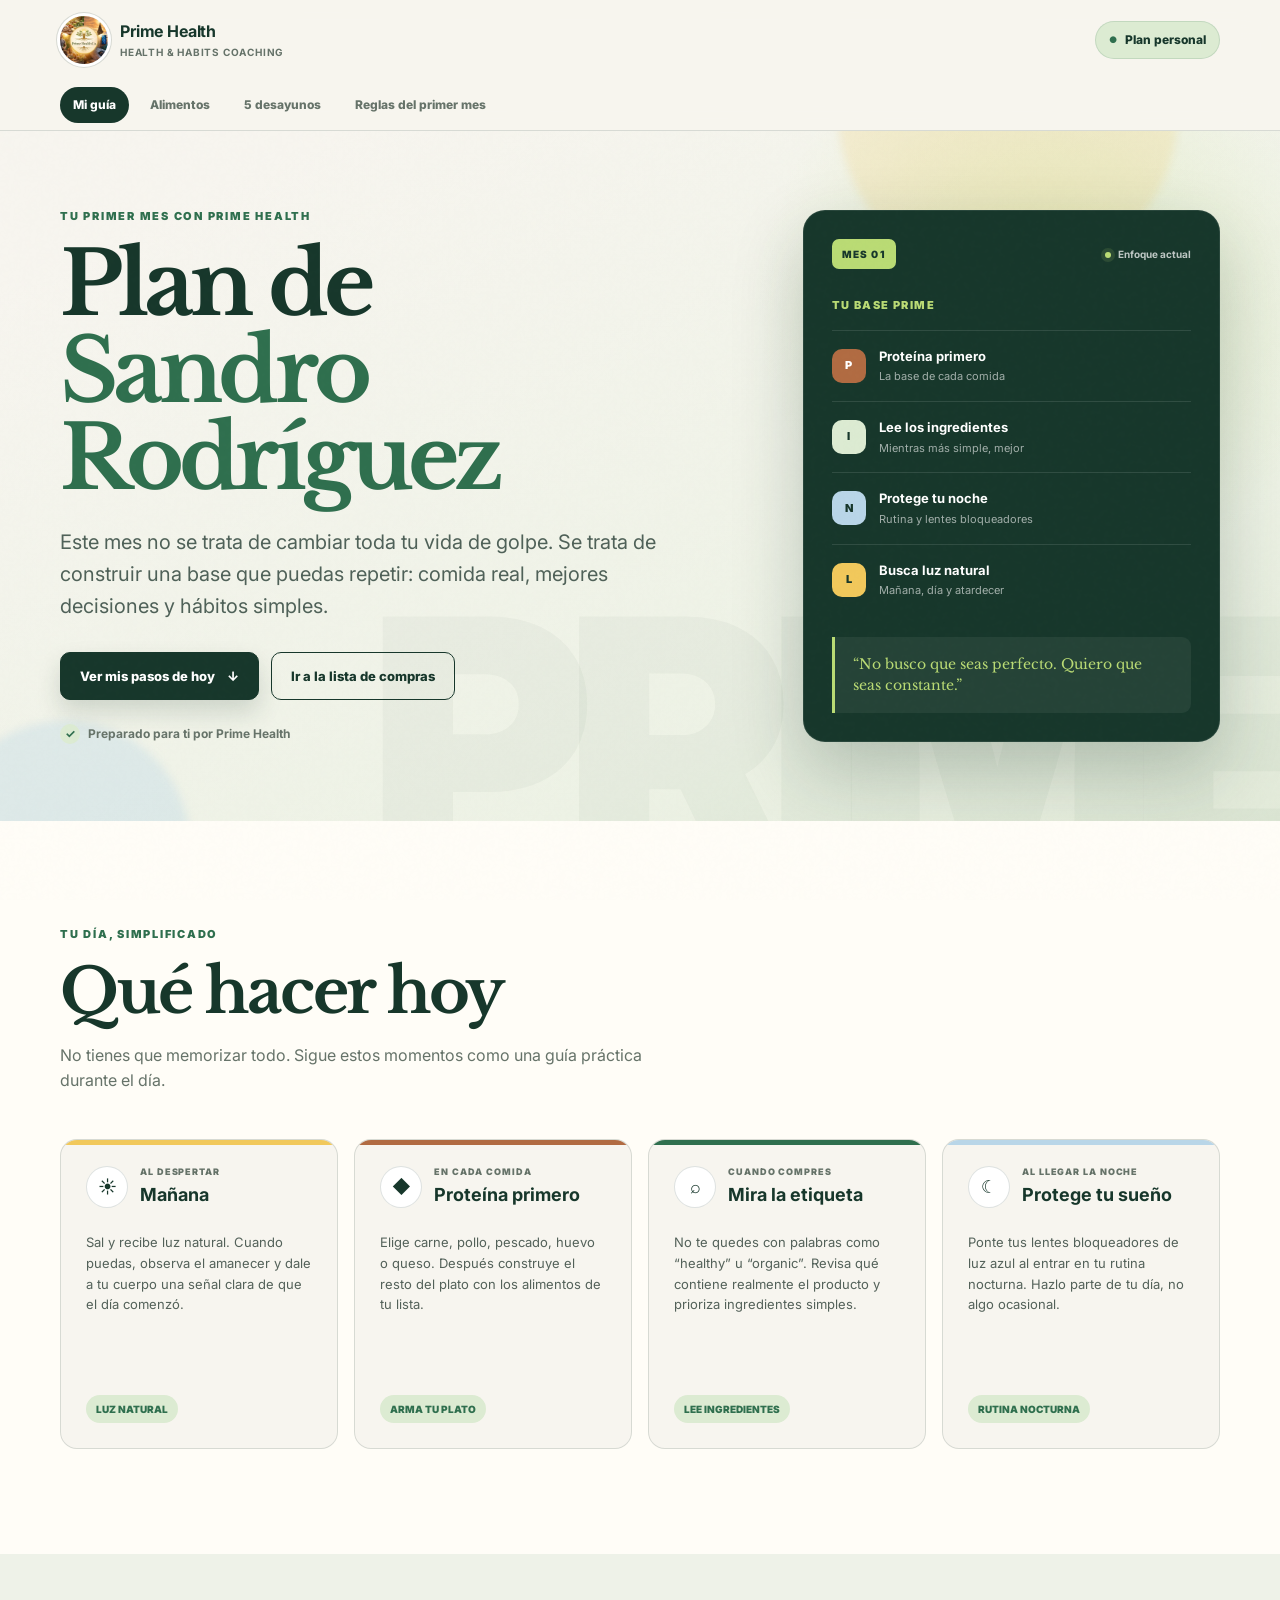
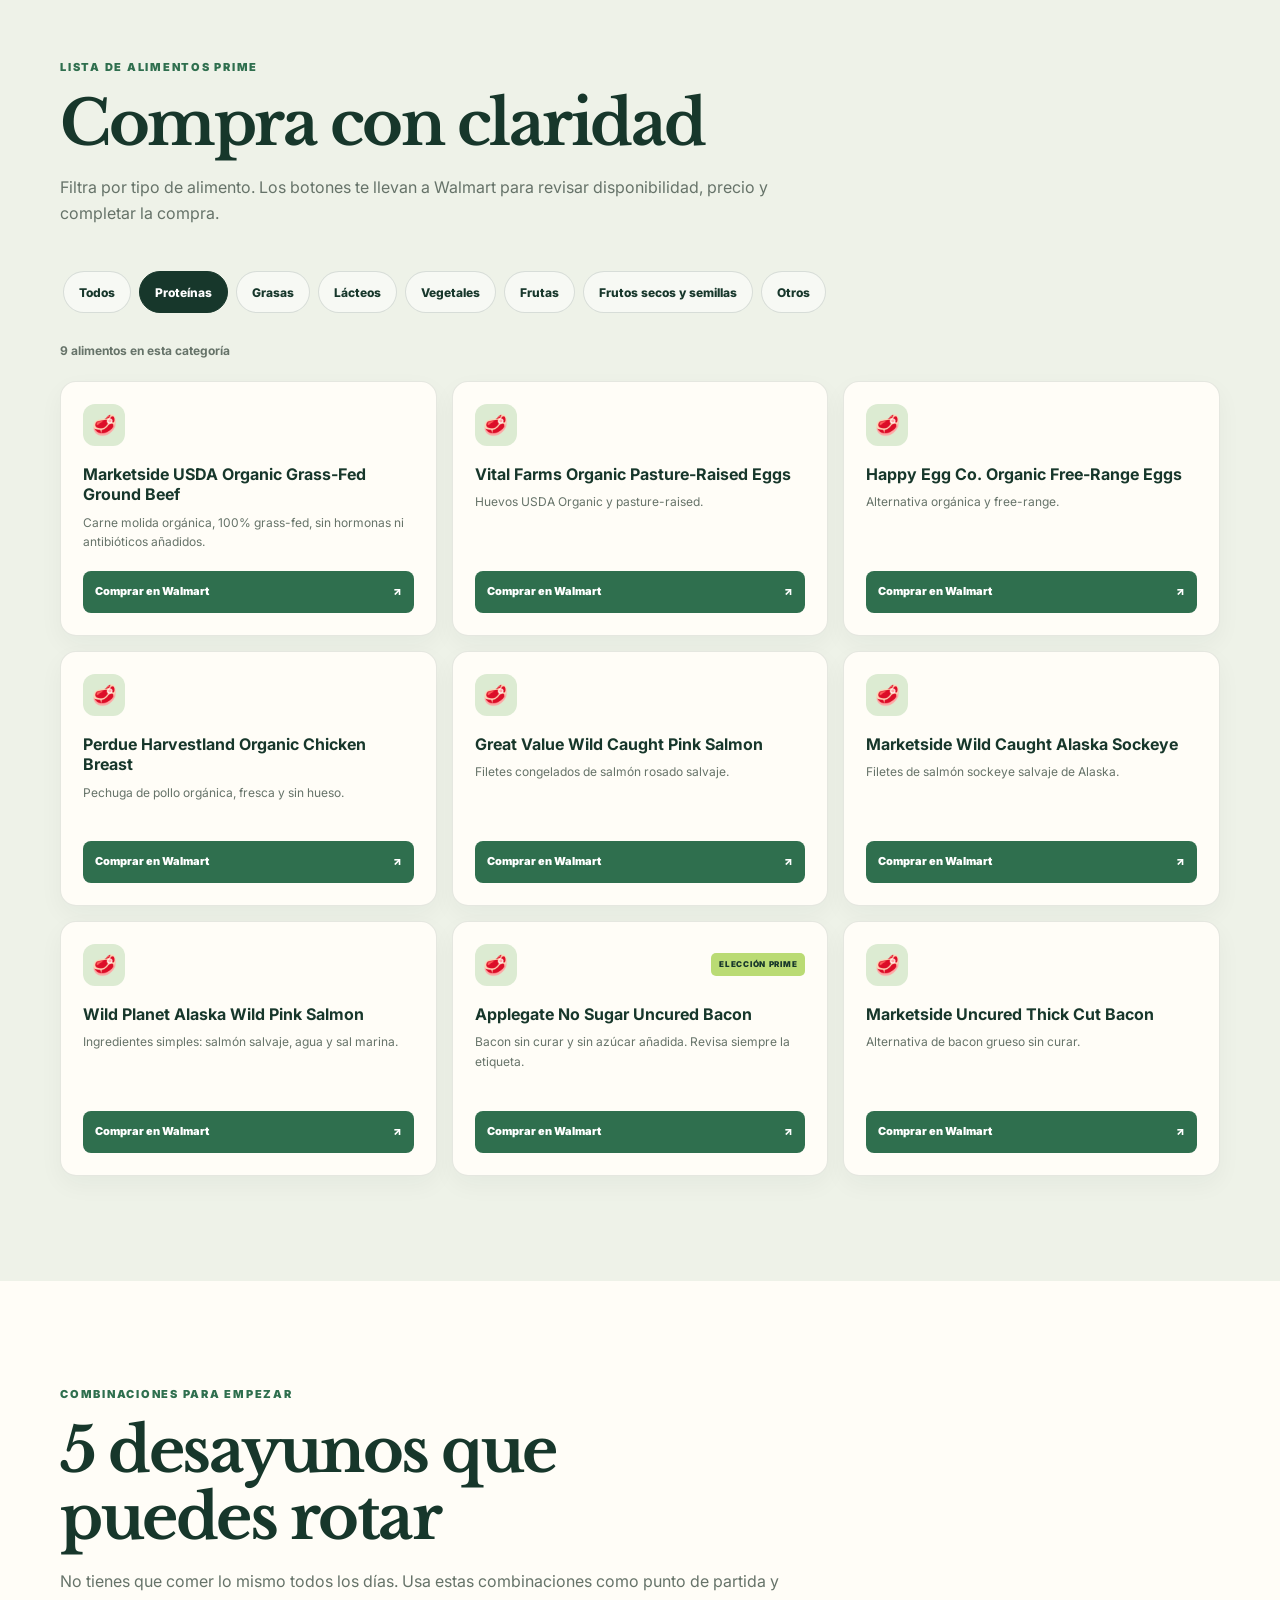
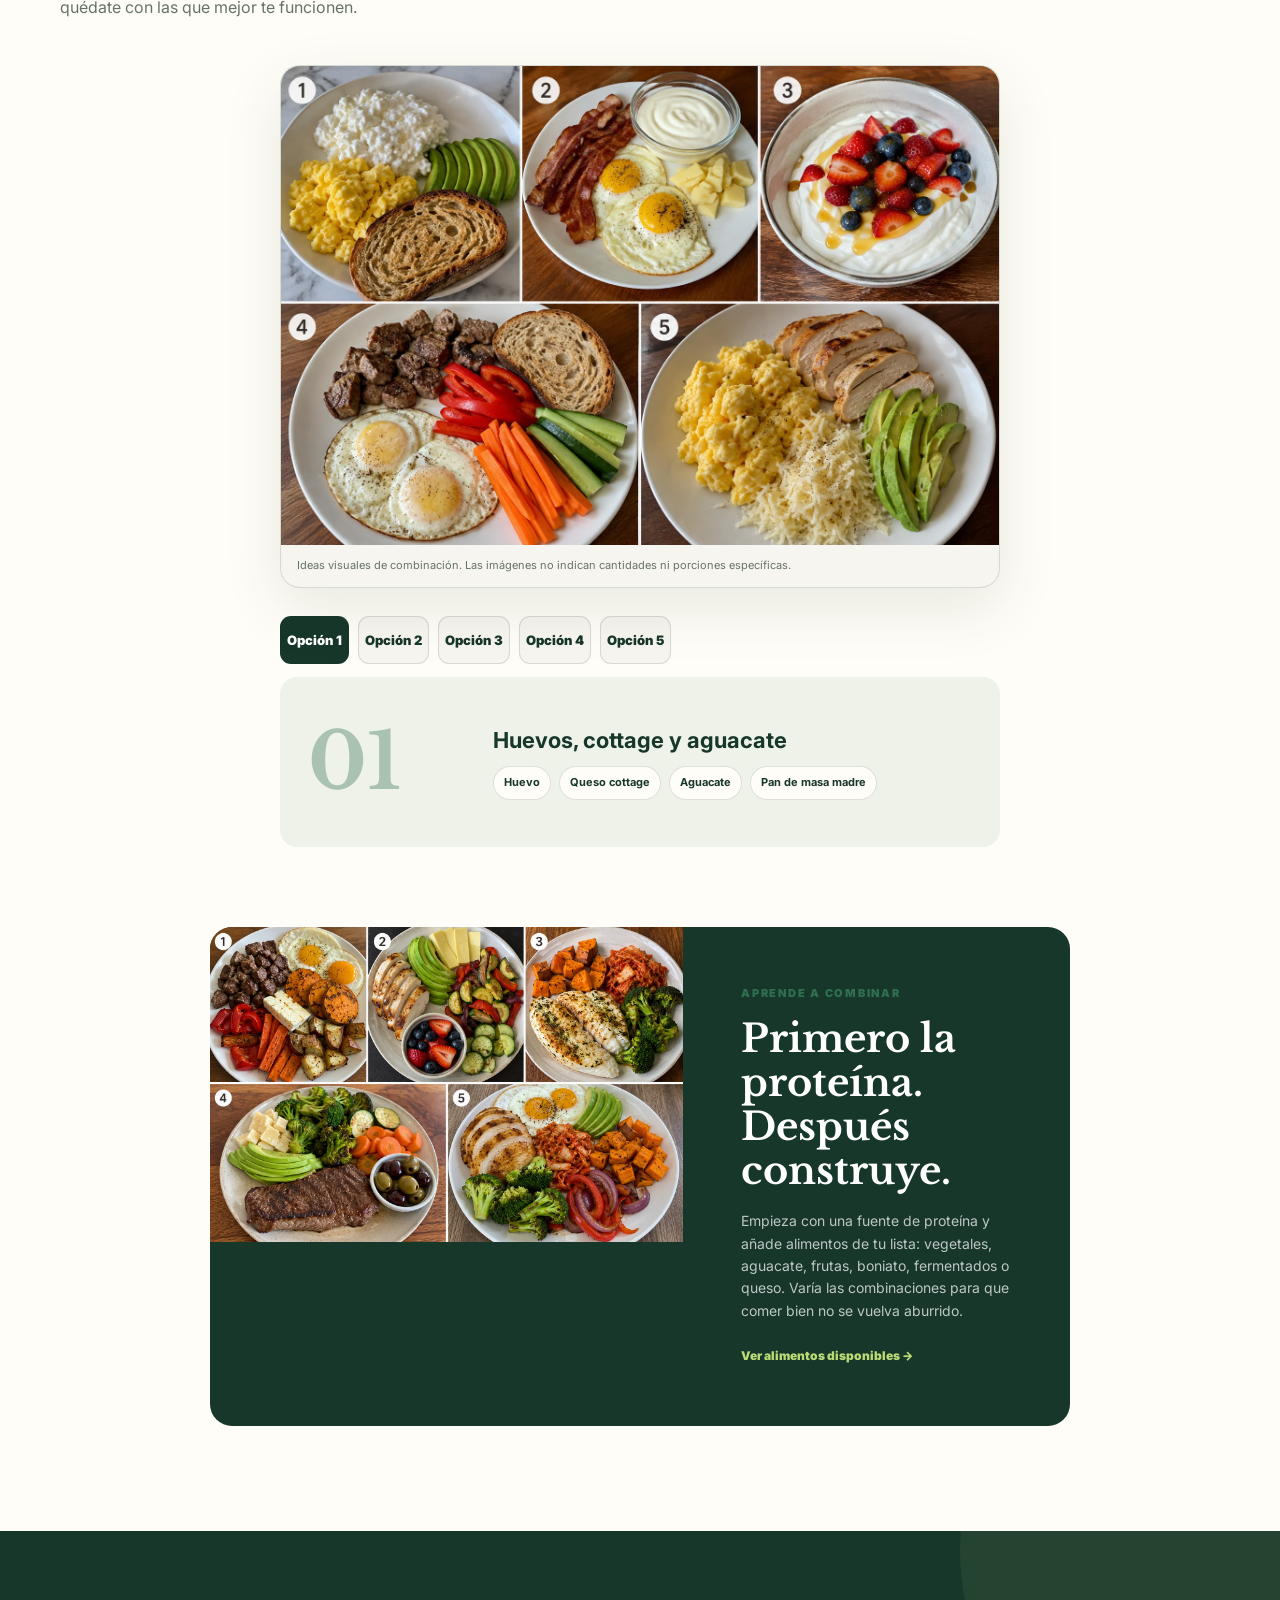
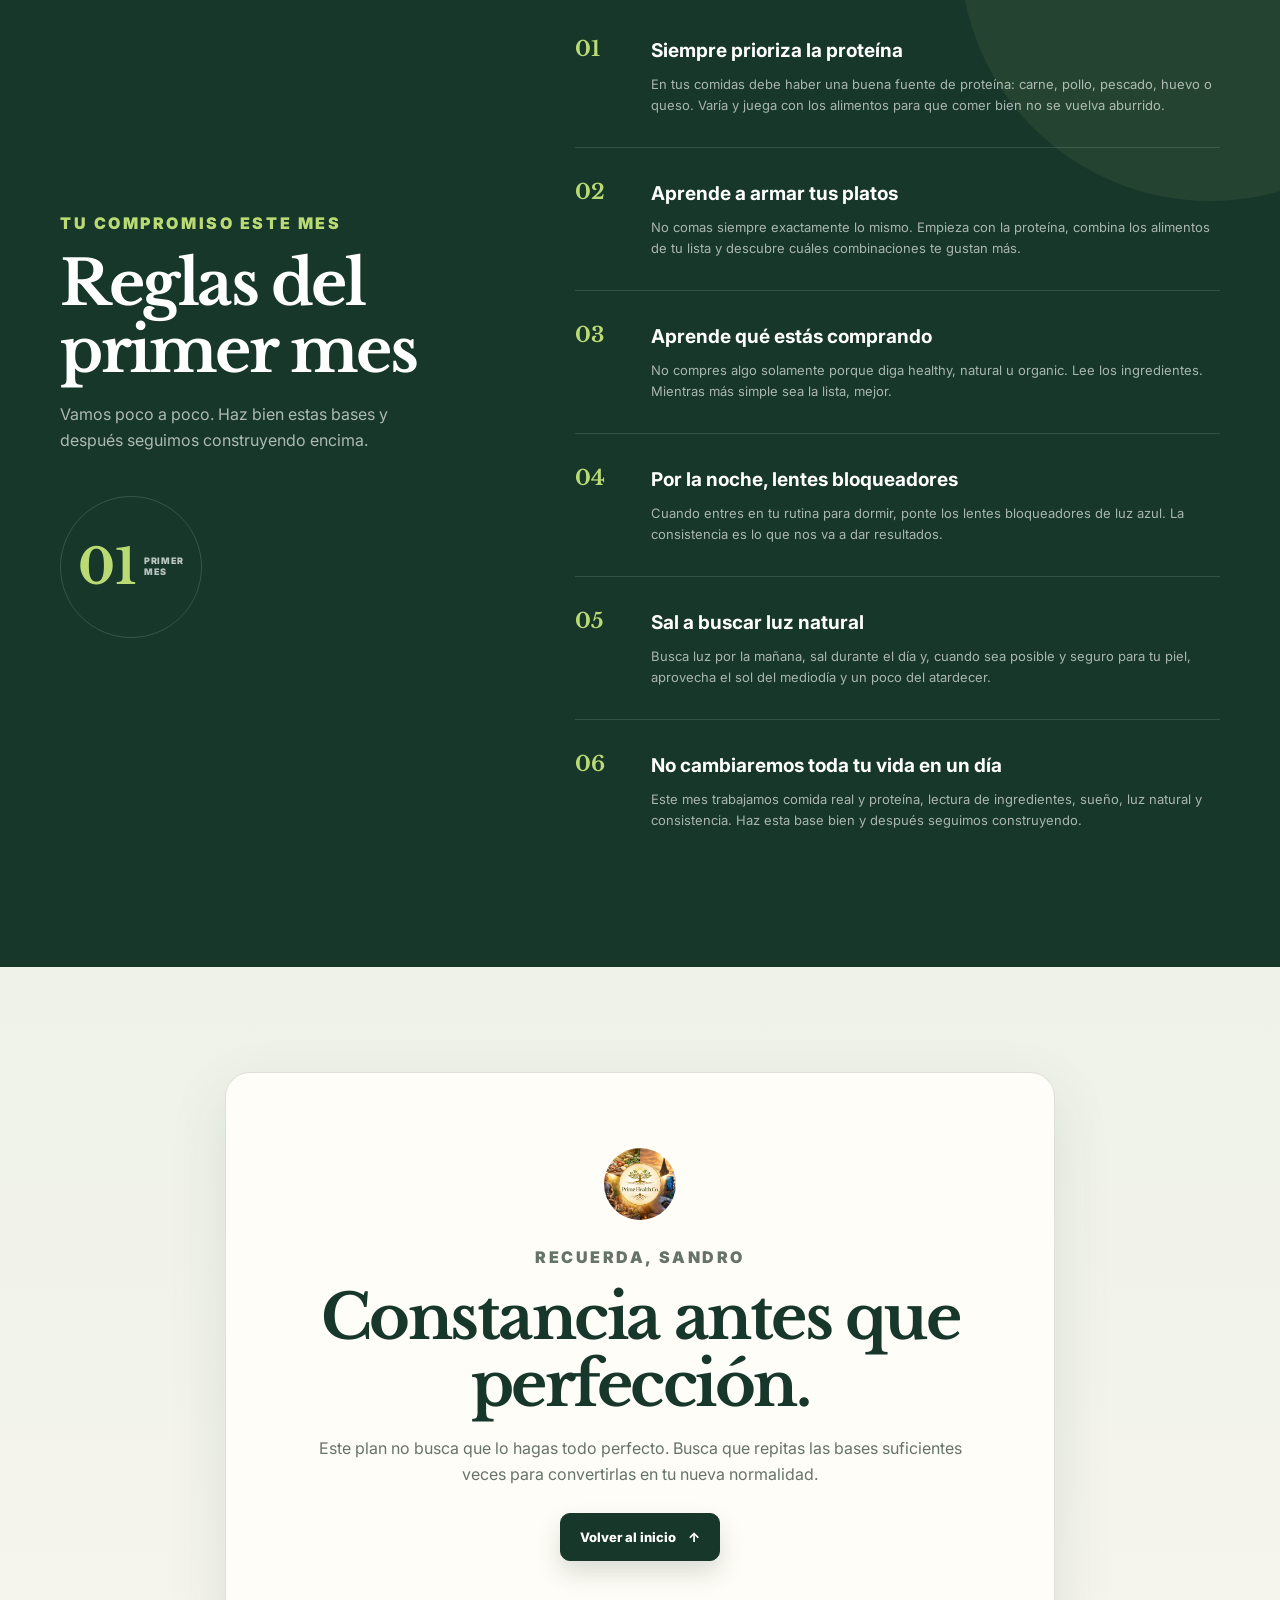
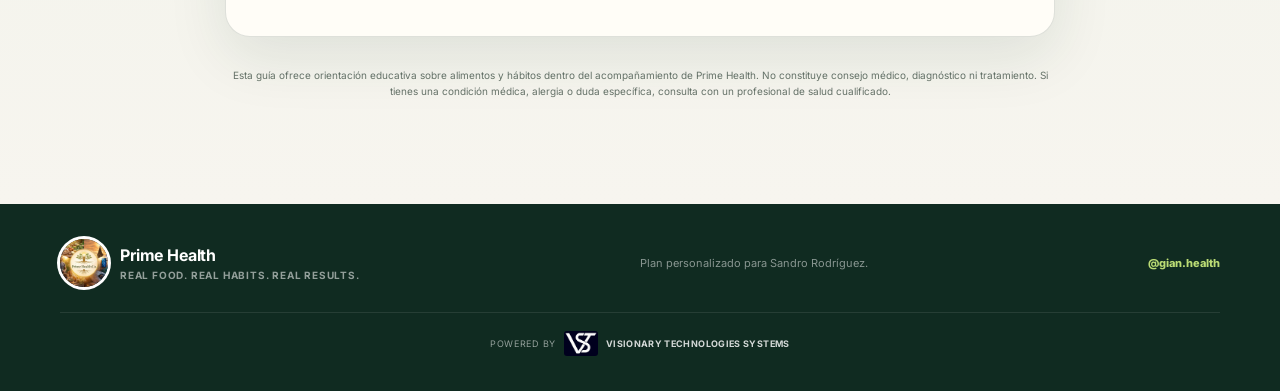
<file: sandro-rodriguez/index.html>
<!doctype html>
<html lang="es">
<head>
  <meta charset="utf-8">
  <meta name="viewport" content="width=device-width, initial-scale=1">
  <meta name="description" content="Guía personalizada del primer mes de Prime Health para Sandro Rodríguez: hábitos, alimentos y desayunos.">
  <meta name="theme-color" content="#17372b">
  <title>Plan de Sandro Rodríguez | Prime Health</title>
  <link rel="preconnect" href="https://fonts.googleapis.com">
  <link rel="preconnect" href="https://fonts.gstatic.com" crossorigin>
  <link href="https://fonts.googleapis.com/css2?family=Inter:wght@400;500;600;700;800;900&amp;family=Libre+Baskerville:wght@400;700&amp;display=swap" rel="stylesheet">
  <link rel="stylesheet" href="/sandro-rodriguez/styles.css">
</head>
<body>
  <a class="skip-link" href="#main">Ir al contenido</a>

  <header class="site-header" id="top">
    <div class="header-inner">
      <a class="brand" href="/" aria-label="Ir a la página principal de Prime Health">
        <img src="/assets/prime-health-logo.jpg" alt="Prime Health Co.">
        <span>
          <strong>Prime Health</strong>
          <small>Health &amp; Habits Coaching</small>
        </span>
      </a>
      <span class="client-chip"><span aria-hidden="true">●</span> Plan personal</span>
    </div>
    <nav class="section-nav" aria-label="Secciones del plan">
      <a class="nav-item active" href="#mi-guia">Mi guía</a>
      <a class="nav-item" href="#alimentos">Alimentos</a>
      <a class="nav-item" href="#desayunos">5 desayunos</a>
      <a class="nav-item" href="#reglas">Reglas del primer mes</a>
    </nav>
  </header>

  <main id="main">
    <section class="hero" id="mi-guia" aria-labelledby="hero-title">
      <div class="hero-glow glow-one"></div>
      <div class="hero-glow glow-two"></div>
      <div class="shell hero-grid">
        <div class="hero-copy reveal">
          <p class="eyebrow">Tu primer mes con Prime Health</p>
          <h1 id="hero-title">Plan de<br><em>Sandro Rodríguez</em></h1>
          <p class="hero-lead">Este mes no se trata de cambiar toda tu vida de golpe. Se trata de construir una base que puedas repetir: comida real, mejores decisiones y hábitos simples.</p>
          <div class="hero-actions">
            <a class="button primary" href="#pasos-de-hoy">Ver mis pasos de hoy <span aria-hidden="true">↓</span></a>
            <a class="button secondary" href="#alimentos">Ir a la lista de compras</a>
          </div>
          <p class="coach-note"><span aria-hidden="true">✓</span> Preparado para ti por Prime Health</p>
        </div>

        <aside class="hero-card reveal" aria-label="Enfoque del primer mes">
          <div class="hero-card-top">
            <span class="week-label">MES 01</span>
            <span class="status-dot">Enfoque actual</span>
          </div>
          <p class="mini-label">Tu base PRIME</p>
          <ul class="focus-list">
            <li><span class="focus-icon protein">P</span><span><strong>Proteína primero</strong><small>La base de cada comida</small></span></li>
            <li><span class="focus-icon label">I</span><span><strong>Lee los ingredientes</strong><small>Mientras más simple, mejor</small></span></li>
            <li><span class="focus-icon sleep">N</span><span><strong>Protege tu noche</strong><small>Rutina y lentes bloqueadores</small></span></li>
            <li><span class="focus-icon sun">L</span><span><strong>Busca luz natural</strong><small>Mañana, día y atardecer</small></span></li>
          </ul>
          <blockquote>“No busco que seas perfecto. Quiero que seas constante.”</blockquote>
        </aside>
      </div>
    </section>

    <section class="quick-guide section" id="pasos-de-hoy" aria-labelledby="today-title">
      <div class="shell">
        <div class="section-heading narrow reveal">
          <p class="eyebrow">Tu día, simplificado</p>
          <h2 id="today-title">Qué hacer hoy</h2>
          <p>No tienes que memorizar todo. Sigue estos momentos como una guía práctica durante el día.</p>
        </div>
        <div class="timeline">
          <article class="time-card morning reveal">
            <div class="time-card-head"><span class="time-icon" aria-hidden="true">☀</span><div><small>AL DESPERTAR</small><h3>Mañana</h3></div></div>
            <p>Sal y recibe luz natural. Cuando puedas, observa el amanecer y dale a tu cuerpo una señal clara de que el día comenzó.</p>
            <span class="action-pill">Luz natural</span>
          </article>
          <article class="time-card meals reveal">
            <div class="time-card-head"><span class="time-icon" aria-hidden="true">◆</span><div><small>EN CADA COMIDA</small><h3>Proteína primero</h3></div></div>
            <p>Elige carne, pollo, pescado, huevo o queso. Después construye el resto del plato con los alimentos de tu lista.</p>
            <span class="action-pill">Arma tu plato</span>
          </article>
          <article class="time-card shopping reveal">
            <div class="time-card-head"><span class="time-icon" aria-hidden="true">⌕</span><div><small>CUANDO COMPRES</small><h3>Mira la etiqueta</h3></div></div>
            <p>No te quedes con palabras como “healthy” u “organic”. Revisa qué contiene realmente el producto y prioriza ingredientes simples.</p>
            <span class="action-pill">Lee ingredientes</span>
          </article>
          <article class="time-card evening reveal">
            <div class="time-card-head"><span class="time-icon" aria-hidden="true">☾</span><div><small>AL LLEGAR LA NOCHE</small><h3>Protege tu sueño</h3></div></div>
            <p>Ponte tus lentes bloqueadores de luz azul al entrar en tu rutina nocturna. Hazlo parte de tu día, no algo ocasional.</p>
            <span class="action-pill">Rutina nocturna</span>
          </article>
        </div>
      </div>
    </section>

    <section class="food-section section" id="alimentos" aria-labelledby="foods-title">
      <div class="shell">
        <div class="section-heading reveal">
          <p class="eyebrow">Lista de alimentos PRIME</p>
          <h2 id="foods-title">Compra con claridad</h2>
          <p>Filtra por tipo de alimento. Los botones te llevan a Walmart para revisar disponibilidad, precio y completar la compra.</p>
        </div>
        <div class="filter-wrap" aria-label="Filtrar alimentos">
          <div class="filters" id="foodFilters" role="group" aria-label="Categorías de alimentos"></div>
        </div>
        <p class="results-count" id="resultsCount" aria-live="polite"></p>
        <div class="product-grid" id="productGrid"></div>
        <noscript><p class="no-script">Activa JavaScript para ver la lista de alimentos y sus enlaces de compra.</p></noscript>
      </div>
    </section>

    <section class="breakfast-section section" id="desayunos" aria-labelledby="breakfast-title">
      <div class="shell">
        <div class="section-heading reveal">
          <p class="eyebrow">Combinaciones para empezar</p>
          <h2 id="breakfast-title">5 desayunos que puedes rotar</h2>
          <p>No tienes que comer lo mismo todos los días. Usa estas combinaciones como punto de partida y quédate con las que mejor te funcionen.</p>
        </div>

        <figure class="meal-figure reveal">
          <img src="/sandro-rodriguez/assets/desayunos-prime.jpg" alt="Cinco ejemplos numerados de desayunos Prime Health con huevos, proteína, lácteos, fruta, vegetales y aguacate" width="1536" height="1024">
          <figcaption>Ideas visuales de combinación. Las imágenes no indican cantidades ni porciones específicas.</figcaption>
        </figure>

        <div class="breakfast-tabs" id="breakfastTabs" role="tablist" aria-label="Ejemplos de desayunos"></div>
        <div class="breakfast-detail reveal" id="breakfastDetail" role="tabpanel" tabindex="0"></div>

        <div class="plate-guide reveal">
          <div class="plate-image">
            <img src="/sandro-rodriguez/assets/platos-prime.jpg" alt="Cinco platos de referencia con carne, pollo, pescado, huevos, vegetales, boniato, aguacate y alimentos fermentados" width="1536" height="1024">
          </div>
          <div class="plate-copy">
            <p class="eyebrow">Aprende a combinar</p>
            <h3>Primero la proteína. Después construye.</h3>
            <p>Empieza con una fuente de proteína y añade alimentos de tu lista: vegetales, aguacate, frutas, boniato, fermentados o queso. Varía las combinaciones para que comer bien no se vuelva aburrido.</p>
            <a class="text-link" href="#alimentos">Ver alimentos disponibles <span aria-hidden="true">→</span></a>
          </div>
        </div>
      </div>
    </section>

    <section class="rules-section section" id="reglas" aria-labelledby="rules-title">
      <div class="shell rules-shell">
        <div class="rules-intro reveal">
          <p class="eyebrow light">Tu compromiso este mes</p>
          <h2 id="rules-title">Reglas del primer mes</h2>
          <p>Vamos poco a poco. Haz bien estas bases y después seguimos construyendo encima.</p>
          <div class="month-stamp"><span>01</span><small>PRIMER<br>MES</small></div>
        </div>
        <ol class="rules-list" id="rulesList"></ol>
      </div>
    </section>

    <section class="final-note section">
      <div class="shell">
        <div class="final-card reveal">
          <img src="/assets/prime-health-logo.jpg" alt="" aria-hidden="true">
          <p class="eyebrow">Recuerda, Sandro</p>
          <h2>Constancia antes que perfección.</h2>
          <p>Este plan no busca que lo hagas todo perfecto. Busca que repitas las bases suficientes veces para convertirlas en tu nueva normalidad.</p>
          <a class="button primary" href="#top" data-scroll-top>Volver al inicio <span aria-hidden="true">↑</span></a>
        </div>
        <p class="disclaimer">Esta guía ofrece orientación educativa sobre alimentos y hábitos dentro del acompañamiento de Prime Health. No constituye consejo médico, diagnóstico ni tratamiento. Si tienes una condición médica, alergia o duda específica, consulta con un profesional de salud cualificado.</p>
      </div>
    </section>
  </main>

  <footer>
    <div class="shell footer-inner">
      <a class="footer-brand" href="/"><img src="/assets/prime-health-logo.jpg" alt="Prime Health Co."><span><strong>Prime Health</strong><small>Real food. Real habits. Real results.</small></span></a>
      <p>Plan personalizado para Sandro Rodríguez.</p>
      <a href="https://www.instagram.com/gian.health/" target="_blank" rel="noopener noreferrer">@gian.health</a>
    </div>
    <div class="shell footer-credit">
      <a class="powered-by" href="https://visionary-technologies-system-websi.vercel.app" target="_blank" rel="noopener noreferrer" aria-label="Visitar Visionary Technologies Systems">
        <span>Powered by</span>
        <img src="/sandro-rodriguez/assets/vts-powered-by.png" alt="" aria-hidden="true" width="720" height="520">
        <strong>Visionary Technologies Systems</strong>
      </a>
    </div>
  </footer>

  <script src="/sandro-rodriguez/app.js" defer></script>
</body>
</html>
</file>
<file: sandro-rodriguez/styles.css>
:root {
  --bg: #f7f5ef;
  --paper: #fffdf7;
  --ink: #17372b;
  --muted: #667369;
  --line: rgba(23, 55, 43, 0.14);
  --green: #2f6f4e;
  --green-dark: #17372b;
  --lime: #badb74;
  --mint: #dcebd2;
  --clay: #b16b42;
  --sun: #f1c85b;
  --sky: #b9d6e8;
  --white: #ffffff;
  --shadow: 0 20px 60px rgba(23, 55, 43, 0.10);
  --sans: "Inter", system-ui, -apple-system, BlinkMacSystemFont, "Segoe UI", sans-serif;
  --serif: "Libre Baskerville", Georgia, serif;
}

* { box-sizing: border-box; }

html {
  scroll-behavior: smooth;
  scroll-padding-top: 142px;
}

#mi-guia,
#alimentos,
#desayunos,
#reglas { scroll-margin-top: 142px; }

body {
  margin: 0;
  color: var(--ink);
  background: var(--bg);
  font-family: var(--sans);
  line-height: 1.6;
  -webkit-font-smoothing: antialiased;
}

body::before {
  content: "";
  position: fixed;
  inset: 0;
  pointer-events: none;
  opacity: 0.32;
  z-index: 10;
  background-image: url("data:image/svg+xml,%3Csvg viewBox='0 0 180 180' xmlns='http://www.w3.org/2000/svg'%3E%3Cfilter id='n'%3E%3CfeTurbulence type='fractalNoise' baseFrequency='.9' numOctaves='2' stitchTiles='stitch'/%3E%3C/filter%3E%3Crect width='100%25' height='100%25' filter='url(%23n)' opacity='.035'/%3E%3C/svg%3E");
}

img { display: block; max-width: 100%; }
a { color: inherit; }
button, a { -webkit-tap-highlight-color: transparent; }

.skip-link {
  position: fixed;
  top: 10px;
  left: 10px;
  transform: translateY(-150%);
  z-index: 1000;
  padding: 10px 15px;
  color: var(--white);
  background: var(--green-dark);
  border-radius: 8px;
}

.skip-link:focus { transform: translateY(0); }

.shell {
  width: min(1160px, calc(100% - 40px));
  margin: 0 auto;
}

.site-header {
  position: sticky;
  top: 0;
  z-index: 100;
  background: rgba(247, 245, 239, 0.94);
  border-bottom: 1px solid var(--line);
  backdrop-filter: blur(16px);
}

.header-inner {
  width: min(1160px, calc(100% - 40px));
  height: 80px;
  margin: 0 auto;
  display: flex;
  align-items: center;
  justify-content: space-between;
  gap: 20px;
}

.brand,
.footer-brand {
  display: inline-flex;
  align-items: center;
  gap: 12px;
  text-decoration: none;
}

.brand img,
.footer-brand img {
  width: 48px;
  height: 48px;
  border-radius: 50%;
  object-fit: cover;
  box-shadow: 0 0 0 3px var(--white), 0 0 0 4px var(--line);
}

.brand span,
.footer-brand span { display: grid; line-height: 1.2; }
.brand strong,
.footer-brand strong { font-size: 16px; letter-spacing: -0.01em; }
.brand small,
.footer-brand small { margin-top: 4px; color: var(--muted); font-size: 10px; font-weight: 700; letter-spacing: 0.08em; text-transform: uppercase; }

.client-chip {
  display: inline-flex;
  align-items: center;
  gap: 8px;
  padding: 8px 13px;
  color: var(--green-dark);
  background: var(--mint);
  border: 1px solid rgba(47, 111, 78, 0.15);
  border-radius: 999px;
  font-size: 12px;
  font-weight: 800;
}

.client-chip span { color: var(--green); font-size: 9px; }

.section-nav {
  width: min(1160px, calc(100% - 40px));
  min-height: 50px;
  margin: 0 auto;
  display: flex;
  align-items: center;
  gap: 8px;
  overflow-x: auto;
  scrollbar-width: none;
}

.section-nav::-webkit-scrollbar { display: none; }

.nav-item {
  flex: 0 0 auto;
  padding: 8px 13px;
  color: var(--muted);
  border-radius: 999px;
  font-size: 12px;
  font-weight: 800;
  text-decoration: none;
  transition: background 180ms ease, color 180ms ease;
}

.nav-item:hover,
.nav-item:focus-visible,
.nav-item.active { color: var(--white); background: var(--green-dark); }

.hero {
  position: relative;
  min-height: 690px;
  display: grid;
  place-items: center;
  overflow: hidden;
  background:
    radial-gradient(circle at 82% 25%, rgba(186, 219, 116, 0.28), transparent 25%),
    linear-gradient(155deg, #f7f5ef 12%, #edf2e5 74%, #e2ead9);
}

.hero::after {
  content: "PRIME";
  position: absolute;
  right: -40px;
  bottom: -95px;
  color: rgba(23, 55, 43, 0.035);
  font-size: clamp(150px, 27vw, 400px);
  font-weight: 900;
  line-height: 1;
  letter-spacing: -0.08em;
}

.hero-glow {
  position: absolute;
  border-radius: 50%;
  filter: blur(4px);
}

.glow-one { width: 340px; height: 340px; top: -190px; right: 8%; background: rgba(241, 200, 91, 0.18); }
.glow-two { width: 250px; height: 250px; bottom: -150px; left: -60px; background: rgba(185, 214, 232, 0.34); }

.hero-grid {
  position: relative;
  z-index: 2;
  padding: 76px 0;
  display: grid;
  grid-template-columns: minmax(0, 1.15fr) minmax(340px, 0.75fr);
  align-items: center;
  gap: clamp(50px, 8vw, 110px);
}

.eyebrow {
  margin: 0 0 15px;
  color: var(--green);
  font-size: 11px;
  font-weight: 900;
  letter-spacing: 0.16em;
  text-transform: uppercase;
}

.eyebrow.light { color: var(--lime); }

h1, h2, h3, p { margin-top: 0; }
h1, h2 { font-family: var(--serif); }

h1 {
  max-width: 720px;
  margin-bottom: 24px;
  font-size: clamp(50px, 7vw, 88px);
  line-height: 0.99;
  letter-spacing: -0.055em;
}

h1 em { color: var(--green); font-style: normal; }

.hero-lead {
  max-width: 640px;
  margin-bottom: 30px;
  color: #4f6158;
  font-size: clamp(17px, 2vw, 20px);
}

.hero-actions { display: flex; flex-wrap: wrap; gap: 12px; }

.button {
  min-height: 48px;
  display: inline-flex;
  align-items: center;
  justify-content: center;
  gap: 12px;
  padding: 12px 19px;
  border: 1px solid var(--green-dark);
  border-radius: 10px;
  font-size: 13px;
  font-weight: 800;
  text-decoration: none;
  transition: transform 180ms ease, box-shadow 180ms ease, background 180ms ease;
}

.button:hover { transform: translateY(-2px); }
.button:focus-visible,
.filter-button:focus-visible,
.breakfast-tab:focus-visible,
.buy-link:focus-visible { outline: 3px solid var(--sun); outline-offset: 3px; }
.button.primary { color: var(--white); background: var(--green-dark); box-shadow: 0 12px 25px rgba(23, 55, 43, 0.16); }
.button.primary:hover { background: var(--green); }
.button.secondary { color: var(--green-dark); background: transparent; }
.button.secondary:hover { background: var(--white); }

.coach-note {
  margin: 24px 0 0;
  display: flex;
  align-items: center;
  gap: 8px;
  color: var(--muted);
  font-size: 12px;
  font-weight: 700;
}

.coach-note span { display: grid; width: 20px; height: 20px; place-items: center; color: var(--green); background: var(--mint); border-radius: 50%; }

.hero-card {
  padding: 28px;
  color: var(--white);
  background: var(--green-dark);
  border: 1px solid rgba(255, 255, 255, 0.08);
  border-radius: 22px;
  box-shadow: 0 28px 70px rgba(23, 55, 43, 0.24);
  transform: rotate(1.2deg);
}

.hero-card-top { display: flex; justify-content: space-between; align-items: center; gap: 15px; margin-bottom: 28px; }
.week-label { padding: 7px 10px; color: var(--green-dark); background: var(--lime); border-radius: 7px; font-size: 10px; font-weight: 900; letter-spacing: 0.12em; }
.status-dot { color: rgba(255,255,255,.72); font-size: 10px; font-weight: 700; }
.status-dot::before { content: ""; width: 6px; height: 6px; margin-right: 7px; display: inline-block; background: var(--lime); border-radius: 50%; box-shadow: 0 0 0 4px rgba(186,219,116,.12); }
.mini-label { margin-bottom: 15px; color: var(--lime); font-size: 11px; font-weight: 900; letter-spacing: .13em; text-transform: uppercase; }
.focus-list { margin: 0; padding: 0; display: grid; list-style: none; }
.focus-list li { padding: 15px 0; display: flex; align-items: center; gap: 13px; border-top: 1px solid rgba(255,255,255,.11); }
.focus-list strong, .focus-list small { display: block; }
.focus-list strong { font-size: 13px; }
.focus-list small { margin-top: 2px; color: rgba(255,255,255,.6); font-size: 11px; }
.focus-icon { width: 34px; height: 34px; flex: 0 0 34px; display: grid; place-items: center; color: var(--green-dark); border-radius: 10px; font-size: 11px; font-weight: 900; }
.focus-icon.protein { background: var(--clay); color: var(--white); }
.focus-icon.label { background: var(--mint); }
.focus-icon.sleep { background: var(--sky); }
.focus-icon.sun { background: var(--sun); }
.hero-card blockquote { margin: 22px 0 0; padding: 17px 18px; color: var(--lime); background: rgba(255,255,255,.06); border-left: 3px solid var(--lime); border-radius: 0 9px 9px 0; font-family: var(--serif); font-size: 14px; line-height: 1.5; }

.section { padding: 105px 0; }
.section-heading { max-width: 720px; margin-bottom: 45px; }
.section-heading.narrow { max-width: 620px; }
.section-heading h2,
.rules-intro h2,
.final-card h2 { margin-bottom: 17px; font-size: clamp(38px, 5vw, 62px); line-height: 1.08; letter-spacing: -0.04em; }
.section-heading > p:last-child,
.rules-intro > p,
.final-card > p { color: var(--muted); font-size: 16px; }

.quick-guide { background: var(--paper); }
.timeline { display: grid; grid-template-columns: repeat(4, 1fr); gap: 16px; }
.time-card { position: relative; min-height: 310px; padding: 25px; display: flex; flex-direction: column; background: var(--bg); border: 1px solid var(--line); border-radius: 17px; overflow: hidden; }
.time-card::before { content: ""; position: absolute; inset: 0 0 auto; height: 5px; background: var(--green); }
.time-card.morning::before { background: var(--sun); }
.time-card.meals::before { background: var(--clay); }
.time-card.shopping::before { background: var(--green); }
.time-card.evening::before { background: var(--sky); }
.time-card-head { margin-bottom: 22px; display: flex; align-items: center; gap: 12px; }
.time-card-head small { display: block; margin-bottom: 2px; color: var(--muted); font-size: 9px; font-weight: 900; letter-spacing: .1em; }
.time-card h3 { margin: 0; font-size: 18px; }
.time-card p { color: #536159; font-size: 13px; }
.time-icon { width: 42px; height: 42px; flex: 0 0 42px; display: grid; place-items: center; background: var(--white); border: 1px solid var(--line); border-radius: 50%; font-size: 18px; }
.action-pill { width: fit-content; margin-top: auto; padding: 6px 10px; color: var(--green); background: var(--mint); border-radius: 999px; font-size: 10px; font-weight: 900; text-transform: uppercase; }

.food-section { background: #eef2e8; }
.filter-wrap { margin: -8px 0 16px; overflow-x: auto; scrollbar-width: none; }
.filter-wrap::-webkit-scrollbar { display: none; }
.filters { min-width: max-content; padding: 8px 3px 12px; display: flex; gap: 8px; }
.filter-button { min-height: 42px; padding: 9px 15px; color: var(--green-dark); background: rgba(255,255,255,.52); border: 1px solid var(--line); border-radius: 999px; cursor: pointer; font: 800 12px var(--sans); transition: all 170ms ease; }
.filter-button:hover { background: var(--white); }
.filter-button.active { color: var(--white); background: var(--green-dark); border-color: var(--green-dark); }
.results-count { margin: 5px 0 20px; color: var(--muted); font-size: 12px; font-weight: 700; }
.product-grid { display: grid; grid-template-columns: repeat(3, 1fr); gap: 15px; }
.product-card { min-height: 255px; padding: 22px; display: flex; flex-direction: column; background: var(--paper); border: 1px solid rgba(23,55,43,.11); border-radius: 16px; box-shadow: 0 9px 25px rgba(23,55,43,.045); transition: transform 180ms ease, box-shadow 180ms ease; }
.product-card:hover { transform: translateY(-3px); box-shadow: var(--shadow); }
.product-top { display: flex; align-items: center; justify-content: space-between; gap: 12px; }
.category-icon { width: 42px; height: 42px; display: grid; place-items: center; color: var(--green-dark); background: var(--mint); border-radius: 12px; font-size: 20px; }
.prime-badge { padding: 5px 8px; color: var(--green-dark); background: var(--lime); border-radius: 5px; font-size: 8px; font-weight: 900; letter-spacing: .09em; text-transform: uppercase; }
.product-card h3 { margin: 18px 0 8px; font-size: 16px; line-height: 1.3; }
.product-card p { margin-bottom: 18px; color: var(--muted); font-size: 12px; }
.buy-link { min-height: 42px; margin-top: auto; padding: 9px 12px; display: flex; align-items: center; justify-content: space-between; color: var(--white); background: var(--green); border-radius: 8px; font-size: 11px; font-weight: 900; text-decoration: none; }
.buy-link:hover { background: var(--green-dark); }
.buy-link.search-link { color: var(--green-dark); background: var(--mint); }
.buy-link.search-link:hover { background: var(--lime); }
.no-script { padding: 18px; background: var(--paper); border-radius: 10px; }

.breakfast-section { background: var(--paper); }
.meal-figure { max-width: 720px; margin: 0 auto 28px; overflow: hidden; background: var(--bg); border: 1px solid var(--line); border-radius: 20px; box-shadow: var(--shadow); }
.meal-figure img { width: 100%; height: auto; object-fit: contain; }
.meal-figure figcaption { padding: 12px 16px; color: var(--muted); font-size: 11px; }
.breakfast-tabs { max-width: 720px; margin: 0 auto 13px; display: flex; gap: 9px; overflow-x: auto; scrollbar-width: none; }
.breakfast-tabs::-webkit-scrollbar { display: none; }
.breakfast-tab { min-width: 64px; min-height: 48px; color: var(--green-dark); background: var(--bg); border: 1px solid var(--line); border-radius: 11px; cursor: pointer; font: 900 13px var(--sans); }
.breakfast-tab[aria-selected="true"] { color: var(--white); background: var(--green-dark); }
.breakfast-detail { max-width: 720px; min-height: 170px; margin: 0 auto; padding: 28px; display: grid; grid-template-columns: 160px 1fr; gap: 25px; align-items: center; background: #eef2e8; border-radius: 17px; }
.breakfast-number { color: var(--green); font: 700 78px/1 var(--serif); opacity: .35; }
.breakfast-detail h3 { margin-bottom: 8px; font-size: 22px; }
.ingredient-list { margin: 0; padding: 0; display: flex; flex-wrap: wrap; gap: 8px; list-style: none; }
.ingredient-list li { padding: 7px 10px; background: var(--paper); border: 1px solid var(--line); border-radius: 999px; font-size: 11px; font-weight: 700; }
.plate-guide { max-width: 860px; margin: 80px auto 0; display: grid; grid-template-columns: 1.1fr .9fr; align-items: stretch; background: var(--green-dark); border-radius: 22px; overflow: hidden; }
.plate-image img { width: 100%; height: auto; aspect-ratio: 3 / 2; object-fit: contain; }
.plate-copy { padding: clamp(32px, 5vw, 58px); align-self: center; color: var(--white); }
.plate-copy h3 { margin-bottom: 18px; font: 700 clamp(29px, 3vw, 43px)/1.14 var(--serif); }
.plate-copy p:not(.eyebrow) { color: rgba(255,255,255,.72); font-size: 14px; }
.text-link { display: inline-block; margin-top: 10px; color: var(--lime); font-size: 12px; font-weight: 900; text-decoration: none; }
.text-link:hover { text-decoration: underline; }

.rules-section { position: relative; color: var(--white); background: var(--green-dark); overflow: hidden; }
.rules-section::before { content: ""; position: absolute; width: 500px; height: 500px; right: -180px; top: -230px; background: rgba(186,219,116,.08); border-radius: 50%; }
.rules-shell { position: relative; display: grid; grid-template-columns: .75fr 1.25fr; gap: clamp(60px, 10vw, 130px); }
.rules-intro { position: sticky; top: 175px; align-self: start; }
.rules-intro > p { color: rgba(255,255,255,.65); }
.month-stamp { width: 142px; height: 142px; margin-top: 42px; display: flex; align-items: center; justify-content: center; gap: 8px; border: 1px solid rgba(255,255,255,.15); border-radius: 50%; }
.month-stamp span { color: var(--lime); font: 700 49px/1 var(--serif); }
.month-stamp small { color: rgba(255,255,255,.7); font-size: 9px; font-weight: 900; letter-spacing: .08em; line-height: 1.2; }
.rules-list { margin: 0; padding: 0; list-style: none; counter-reset: rules; }
.rule-card { counter-increment: rules; padding: 31px 0; display: grid; grid-template-columns: 55px 1fr; gap: 21px; border-top: 1px solid rgba(255,255,255,.13); }
.rule-card:first-child { border-top: 0; padding-top: 0; }
.rule-card::before { content: "0" counter(rules); color: var(--lime); font: 700 21px var(--serif); }
.rule-card h3 { margin-bottom: 8px; font-size: 19px; }
.rule-card p { margin: 0; color: rgba(255,255,255,.63); font-size: 13px; }

.final-note { background: linear-gradient(180deg, #eef2e8, var(--bg)); }
.final-card { max-width: 830px; margin: 0 auto; padding: clamp(35px, 7vw, 75px); text-align: center; background: var(--paper); border: 1px solid var(--line); border-radius: 25px; box-shadow: var(--shadow); }
.final-card img { width: 72px; height: 72px; margin: 0 auto 25px; object-fit: cover; border-radius: 50%; }
.final-card .button { margin-top: 10px; }
.disclaimer { max-width: 820px; margin: 30px auto 0; color: var(--muted); font-size: 10px; text-align: center; }

footer { padding: 35px 0; color: var(--white); background: #102b21; }
.footer-inner { display: flex; align-items: center; justify-content: space-between; gap: 25px; }
.footer-brand small { color: rgba(255,255,255,.55); }
.footer-inner p { margin: 0; color: rgba(255,255,255,.5); font-size: 11px; }
.footer-inner > a:last-child { color: var(--lime); font-size: 11px; font-weight: 800; text-decoration: none; }
.footer-credit { margin-top: 25px; padding-top: 18px; display: flex; justify-content: center; border-top: 1px solid rgba(255,255,255,.09); }
.powered-by { display: inline-flex; align-items: center; justify-content: center; gap: 8px; color: rgba(255,255,255,.55); font-size: 9px; letter-spacing: .06em; text-decoration: none; text-transform: uppercase; transition: color 180ms ease; }
.powered-by img { width: 34px; height: auto; border-radius: 3px; }
.powered-by strong { color: rgba(255,255,255,.82); font-size: 9px; letter-spacing: .04em; }
.powered-by:hover, .powered-by:focus-visible { color: var(--white); }
.powered-by:focus-visible { outline: 3px solid var(--sun); outline-offset: 4px; border-radius: 4px; }

.reveal { opacity: 0; transform: translateY(18px); transition: opacity 650ms ease, transform 650ms ease; }
.reveal.visible { opacity: 1; transform: translateY(0); }

@media (max-width: 960px) {
  .hero-grid { grid-template-columns: 1fr; }
  .hero-copy { max-width: 740px; }
  .hero-card { max-width: 560px; transform: none; }
  .timeline { grid-template-columns: repeat(2, 1fr); }
  .product-grid { grid-template-columns: repeat(2, 1fr); }
  .plate-guide { grid-template-columns: 1fr; }
  .plate-image img { min-height: 0; aspect-ratio: 3 / 2; }
  .rules-shell { grid-template-columns: 1fr; gap: 55px; }
  .rules-intro { position: static; }
  .month-stamp { display: none; }
}

@media (max-width: 640px) {
  html { scroll-padding-top: 129px; }
  #mi-guia,
  #alimentos,
  #desayunos,
  #reglas { scroll-margin-top: 129px; }
  .shell, .header-inner, .section-nav { width: min(100% - 28px, 1160px); }
  .header-inner { height: 70px; }
  .brand img { width: 42px; height: 42px; }
  .brand small { display: none; }
  .client-chip { display: none; }
  .section-nav { min-height: 48px; }
  .nav-item { padding: 7px 11px; font-size: 11px; }
  .hero { min-height: 0; }
  .hero-grid { padding: 60px 0 70px; gap: 45px; }
  h1 { font-size: clamp(45px, 15vw, 65px); }
  .hero-lead { font-size: 16px; }
  .hero-actions { display: grid; }
  .button { width: 100%; }
  .hero-card { padding: 23px; }
  .section { padding: 78px 0; }
  .section-heading { margin-bottom: 34px; }
  .timeline, .product-grid { grid-template-columns: 1fr; }
  .time-card { min-height: 250px; }
  .product-card { min-height: 230px; }
  .breakfast-detail { grid-template-columns: 65px 1fr; padding: 22px; gap: 13px; }
  .breakfast-number { font-size: 50px; }
  .plate-guide { margin-top: 55px; }
  .plate-copy { padding: 31px 25px 38px; }
  .rule-card { grid-template-columns: 42px 1fr; gap: 12px; }
  .footer-inner { flex-direction: column; text-align: center; }
}

@media (prefers-reduced-motion: reduce) {
  html { scroll-behavior: auto; }
  *, *::before, *::after { animation-duration: .01ms !important; animation-iteration-count: 1 !important; transition-duration: .01ms !important; }
  .reveal { opacity: 1; transform: none; }
}
</file>
